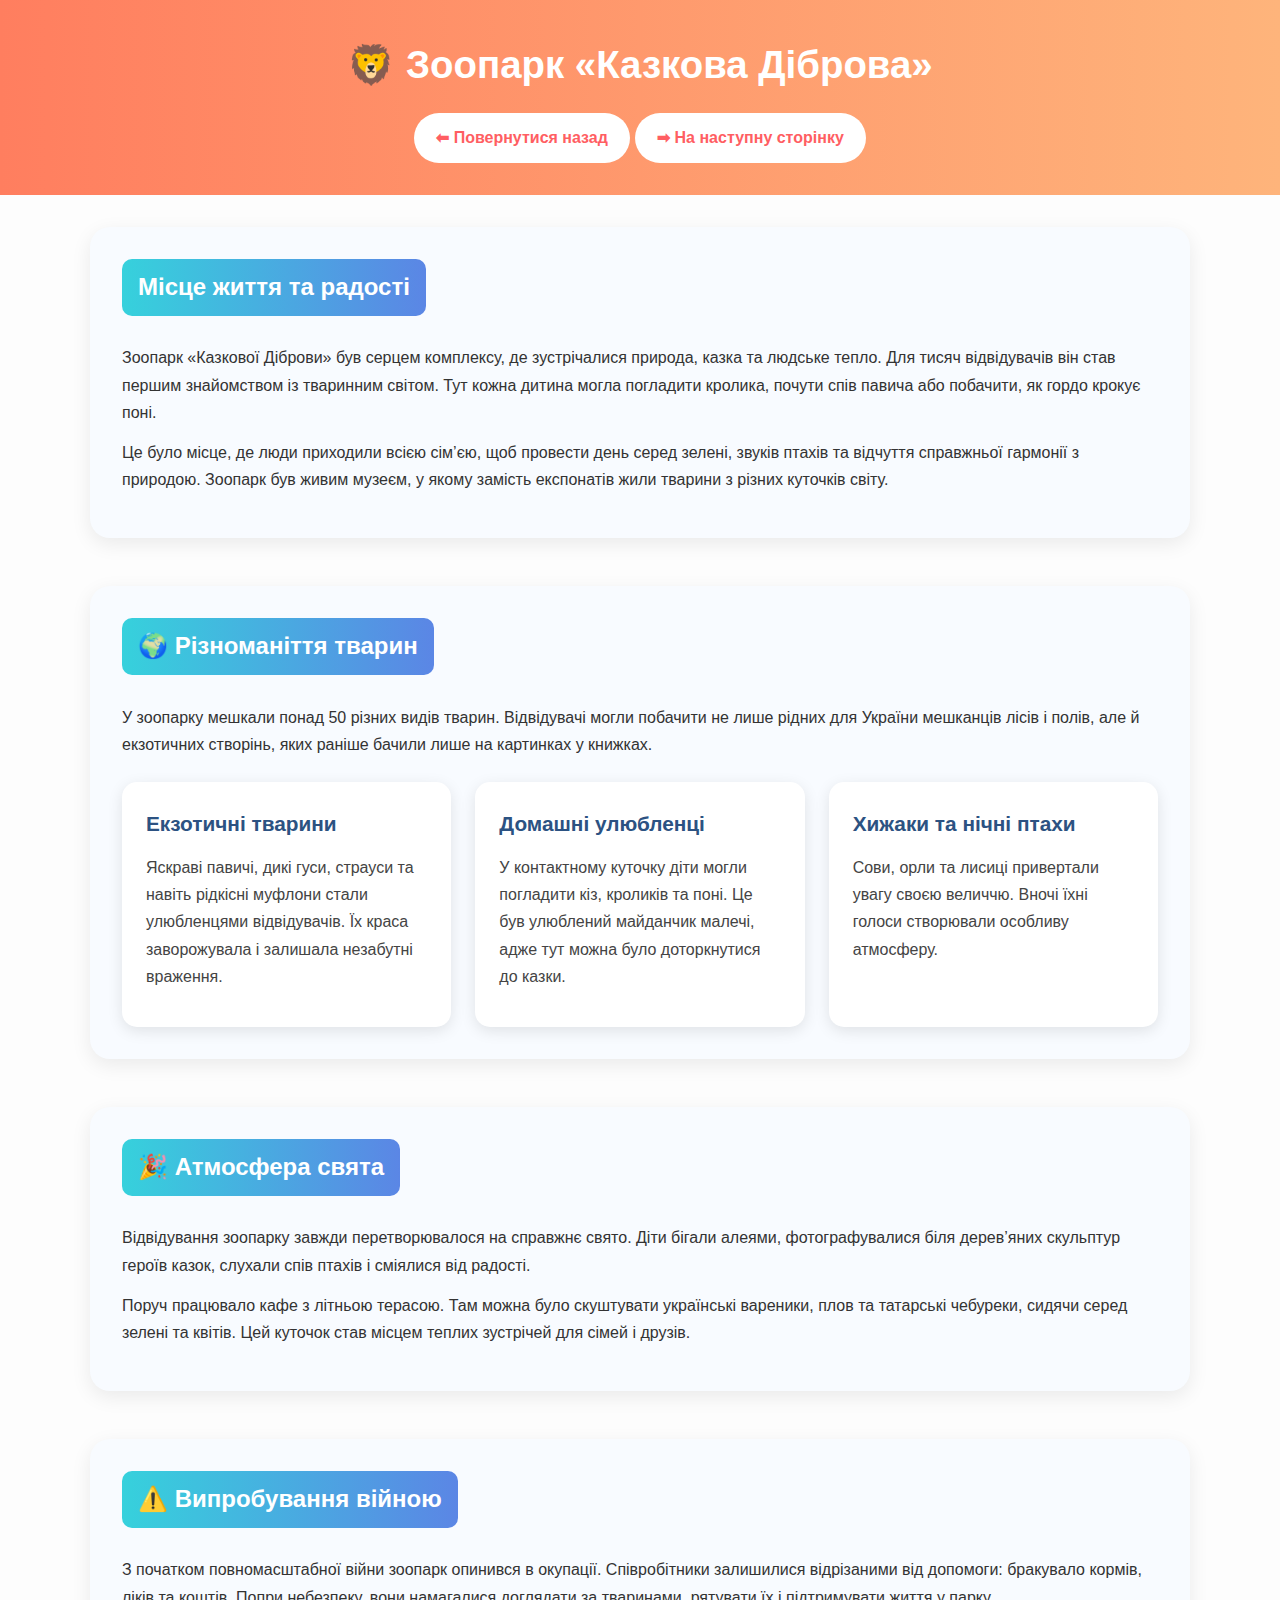
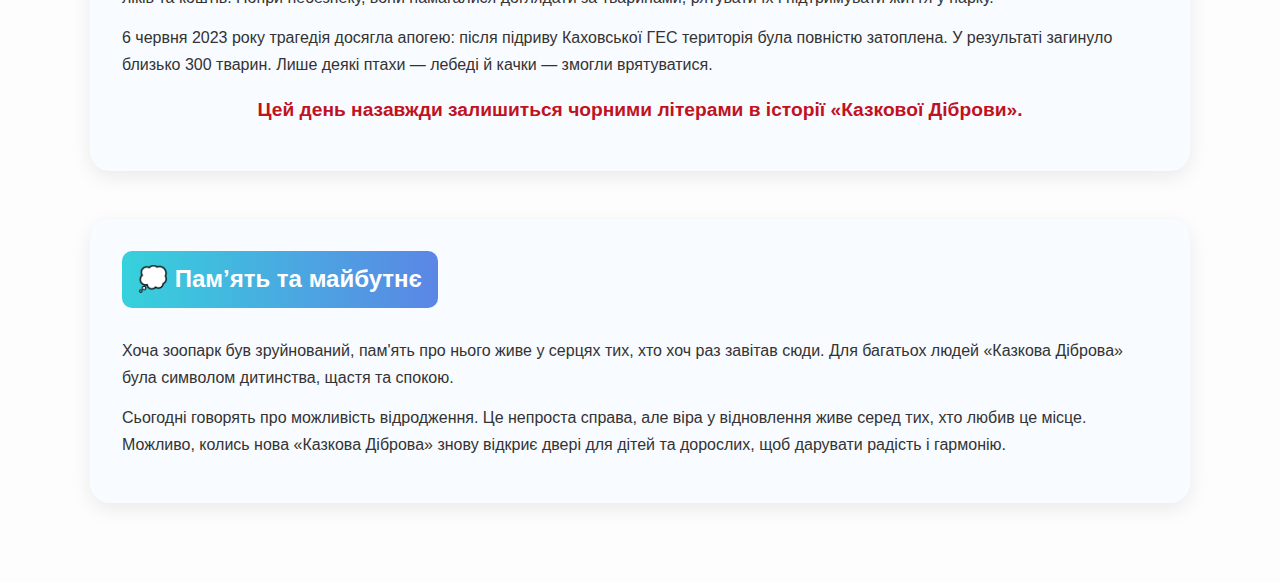
<file: page1.html>
<!DOCTYPE html>
<html lang="uk">
<head>
  <meta charset="UTF-8">
  <meta name="viewport" content="width=device-width, initial-scale=1.0">
  <title>Зоопарк — Казкова Діброва</title>
  <link rel="stylesheet" href="style2.css">
</head>
<body>
  <header>
    <h1>🦁 Зоопарк «Казкова Діброва»</h1>
 <nav>
  <a href="index.html" class="btn">⬅ Повернутися назад</a>
  <a href="page2.html" class="btn">➡ На наступну сторінку</a>
</nav>

  </header>

  <main>
    <!-- Вступ -->
    <section class="zoo">
      <h2>Місце життя та радості</h2>
      <p>
        Зоопарк «Казкової Діброви» був серцем комплексу, де зустрічалися природа, казка та людське тепло. 
        Для тисяч відвідувачів він став першим знайомством із тваринним світом. 
        Тут кожна дитина могла погладити кролика, почути спів павича або побачити, як гордо крокує поні.
      </p>
      <p>
        Це було місце, де люди приходили всією сім’єю, щоб провести день серед зелені, 
        звуків птахів та відчуття справжньої гармонії з природою. 
        Зоопарк був живим музеєм, у якому замість експонатів жили тварини з різних куточків світу.
      </p>
    </section>

    <!-- Розділ 1 -->
    <section class="zoo">
      <h2>🌍 Різноманіття тварин</h2>
      <p>
        У зоопарку мешкали понад 50 різних видів тварин. 
        Відвідувачі могли побачити не лише рідних для України мешканців лісів і полів, 
        але й екзотичних створінь, яких раніше бачили лише на картинках у книжках.
      </p>

      <div class="zoo-cards">
        <div class="card">
          <h3>Екзотичні тварини</h3>
          <p>
            Яскраві павичі, дикі гуси, страуси та навіть рідкісні муфлони 
            стали улюбленцями відвідувачів. Їх краса заворожувала і залишала 
            незабутні враження.
          </p>
        </div>
        <div class="card">
          <h3>Домашні улюбленці</h3>
          <p>
            У контактному куточку діти могли погладити кіз, кроликів та поні. 
            Це був улюблений майданчик малечі, адже тут можна було доторкнутися до казки.
          </p>
        </div>
        <div class="card">
          <h3>Хижаки та нічні птахи</h3>
          <p>
            Сови, орли та лисиці привертали увагу своєю величчю. 
            Вночі їхні голоси створювали особливу атмосферу.
          </p>
        </div>
      </div>
    </section>

    <!-- Розділ 2 -->
    <section class="zoo">
      <h2>🎉 Атмосфера свята</h2>
      <p>
        Відвідування зоопарку завжди перетворювалося на справжнє свято. 
        Діти бігали алеями, фотографувалися біля дерев’яних скульптур героїв казок, 
        слухали спів птахів і сміялися від радості.
      </p>
      <p>
        Поруч працювало кафе з літньою терасою. Там можна було скуштувати українські вареники, 
        плов та татарські чебуреки, сидячи серед зелені та квітів. 
        Цей куточок став місцем теплих зустрічей для сімей і друзів.
      </p>
    </section>

    <!-- Розділ 3 -->
    <section class="zoo">
      <h2>⚠️ Випробування війною</h2>
      <p>
        З початком повномасштабної війни зоопарк опинився в окупації. 
        Співробітники залишилися відрізаними від допомоги: бракувало кормів, ліків та коштів. 
        Попри небезпеку, вони намагалися доглядати за тваринами, рятувати їх і підтримувати життя у парку.
      </p>
      <p>
        6 червня 2023 року трагедія досягла апогею: після підриву Каховської ГЕС територія була повністю затоплена. 
        У результаті загинуло близько 300 тварин. Лише деякі птахи — лебеді й качки — змогли врятуватися. 
      </p>
      <p class="highlight">
        Цей день назавжди залишиться чорними літерами в історії «Казкової Діброви».
      </p>
    </section>

    <!-- Розділ 4 -->
    <section class="zoo">
      <h2>💭 Пам’ять та майбутнє</h2>
      <p>
        Хоча зоопарк був зруйнований, пам'ять про нього живе у серцях тих, 
        хто хоч раз завітав сюди. Для багатьох людей «Казкова Діброва» була символом 
        дитинства, щастя та спокою.
      </p>
      <p>
        Сьогодні говорять про можливість відродження. Це непроста справа, 
        але віра у відновлення живе серед тих, хто любив це місце. 
        Можливо, колись нова «Казкова Діброва» знову відкриє двері для дітей та дорослих, 
        щоб дарувати радість і гармонію.
      </p>
    </section>
  </main>
</body>
</html>
</file>
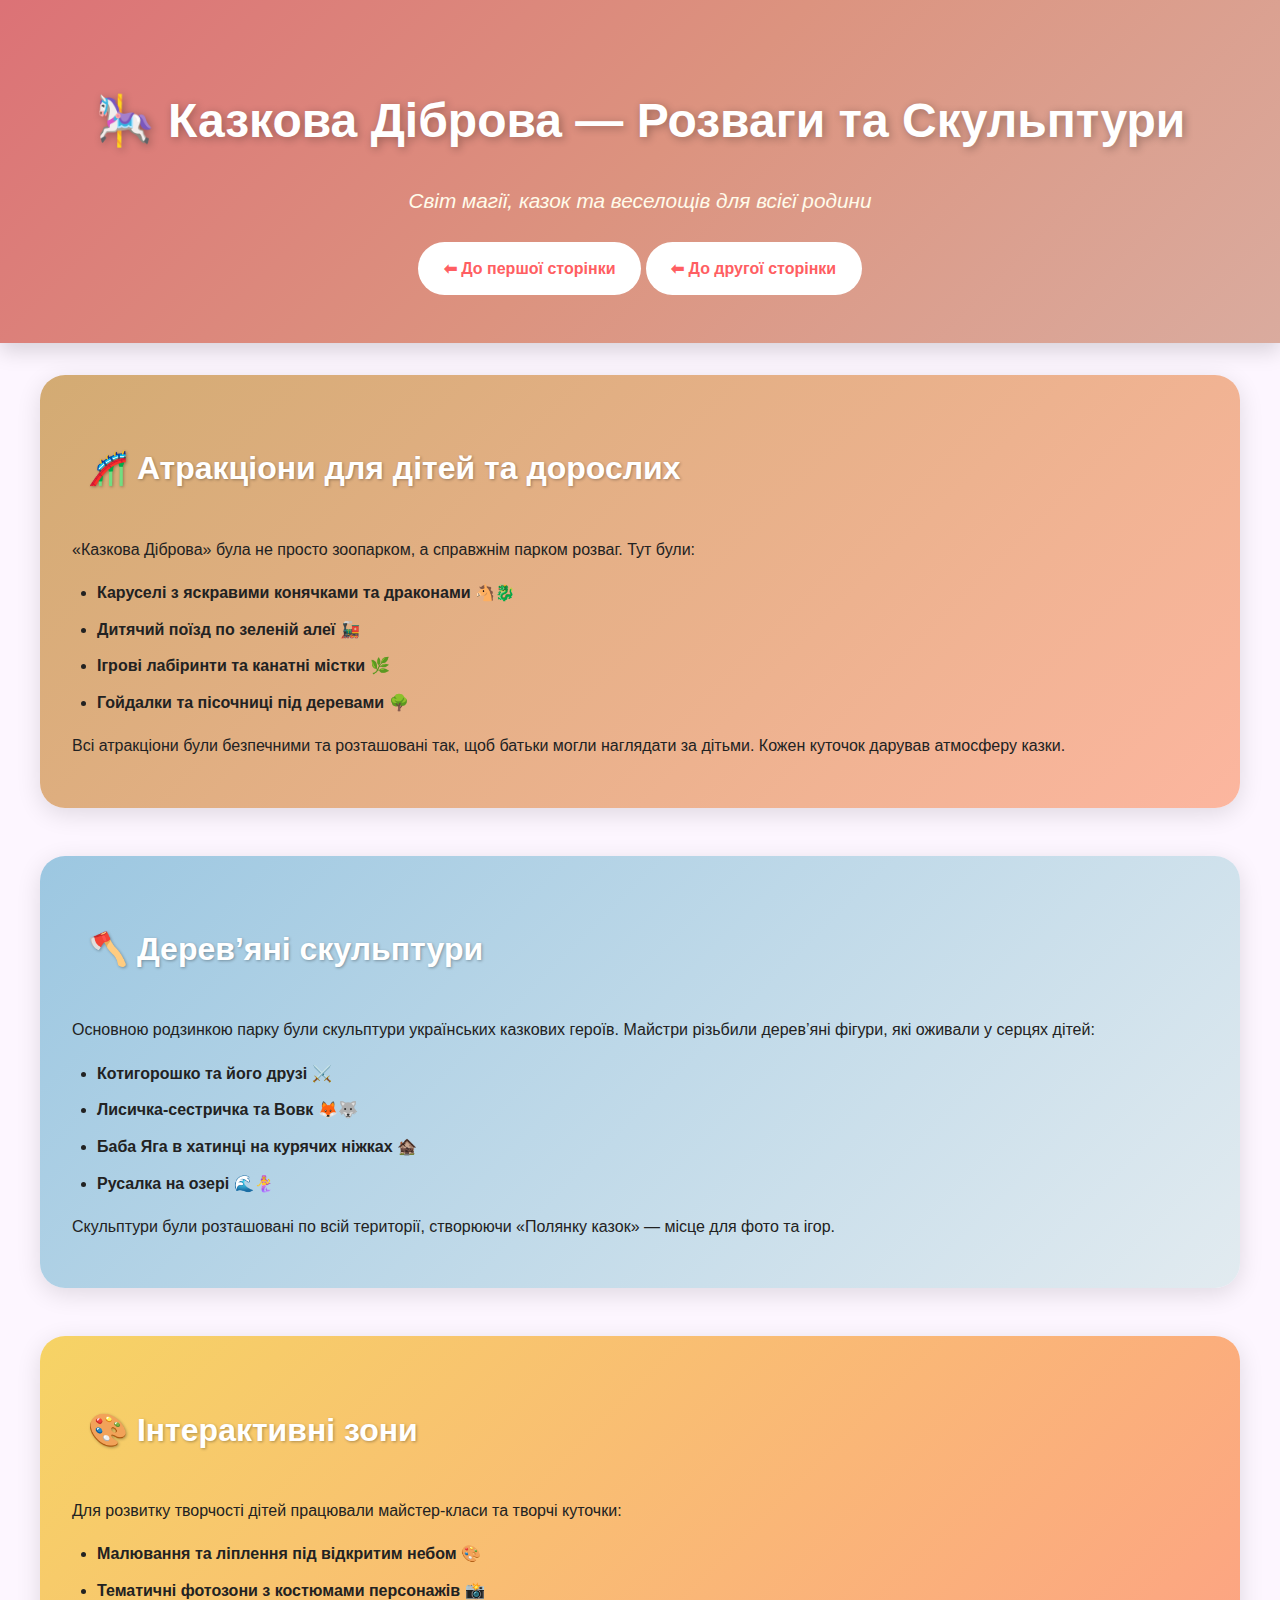
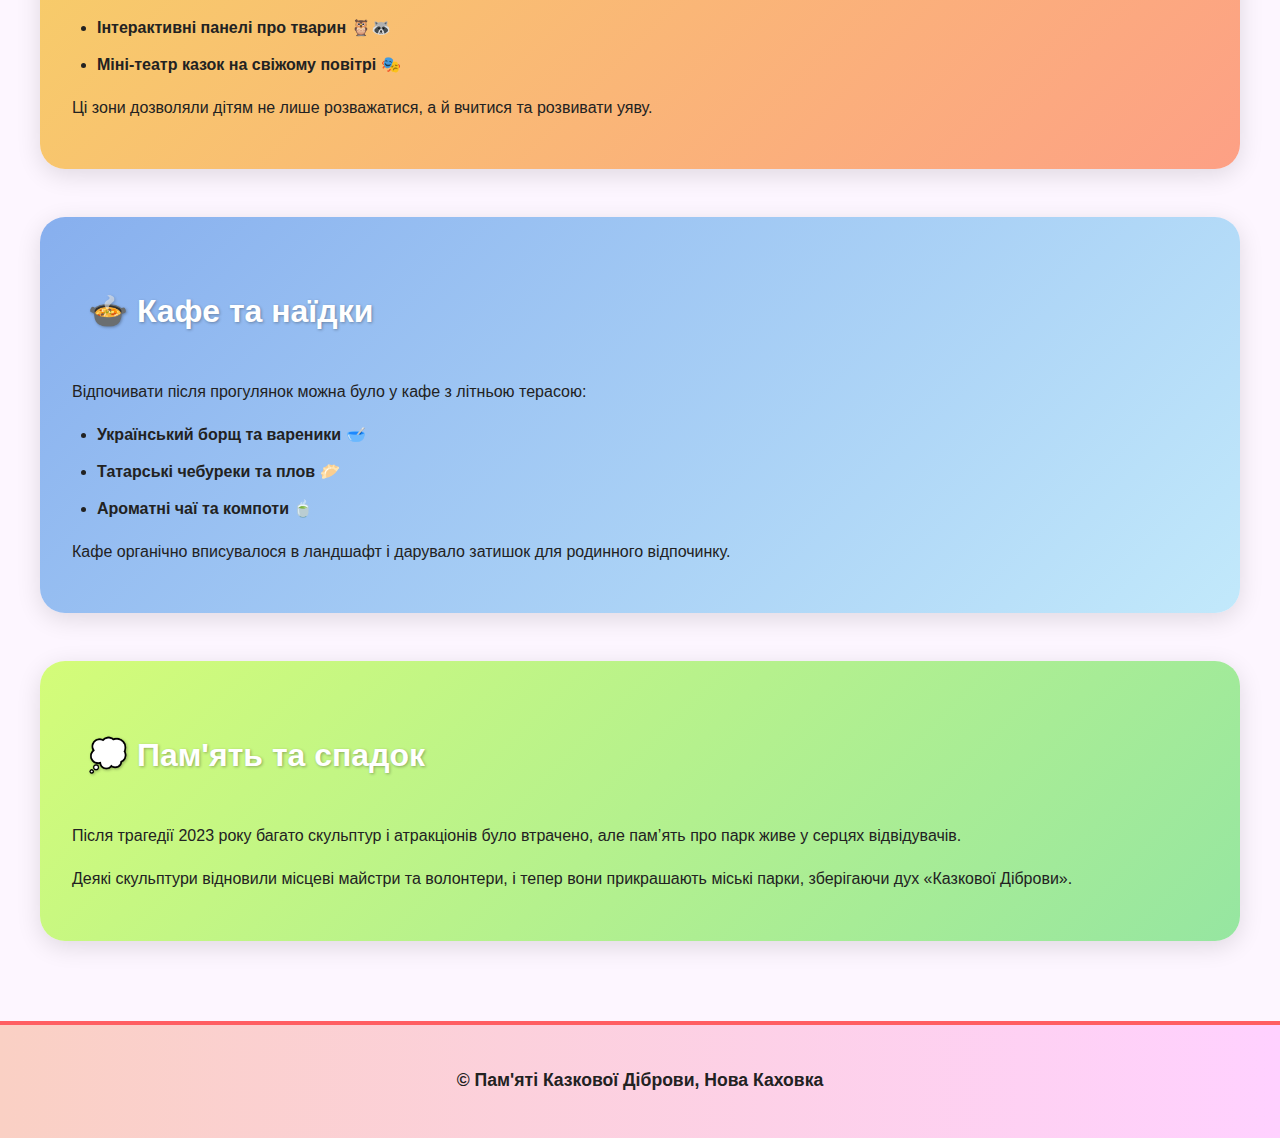
<file: page2.html>
<!DOCTYPE html>
<html lang="uk">
<head>
  <meta charset="UTF-8">
  <meta name="viewport" content="width=device-width, initial-scale=1.0">
  <title>🎡 Розваги та Скульптури — Казкова Діброва</title>
  <link rel="stylesheet" href="style3.css">
</head>
<body>
  <header class="hero">
    <div class="overlay"></div>
    <div class="hero-content">
      <h1>🎠 Казкова Діброва — Розваги та Скульптури</h1>
      <p>Світ магії, казок та веселощів для всієї родини</p>
      <a href="index.html" class="btn">⬅ До першої сторінки</a>
<a href="page1.html" class="btn">⬅ До другої сторінки</a>

    </div>
  </header>

  <main>
    <!-- Розділ 1 -->
    <section class="attractions">
      <h2>🎢 Атракціони для дітей та дорослих</h2>
      <p>
        «Казкова Діброва» була не просто зоопарком, а справжнім парком розваг. 
        Тут були:
      </p>
      <ul>
        <li>Каруселі з яскравими конячками та драконами 🐴🐉</li>
        <li>Дитячий поїзд по зеленій алеї 🚂</li>
        <li>Ігрові лабіринти та канатні містки 🌿</li>
        <li>Гойдалки та пісочниці під деревами 🌳</li>
      </ul>
      <p>
        Всі атракціони були безпечними та розташовані так, щоб батьки могли наглядати за дітьми. 
        Кожен куточок дарував атмосферу казки.
      </p>
    </section>

    <!-- Розділ 2 -->
    <section class="sculptures">
      <h2>🪓 Дерев’яні скульптури</h2>
      <p>
        Основною родзинкою парку були скульптури українських казкових героїв. 
        Майстри різьбили дерев’яні фігури, які оживали у серцях дітей:
      </p>
      <ul>
        <li>Котигорошко та його друзі ⚔️</li>
        <li>Лисичка-сестричка та Вовк 🦊🐺</li>
        <li>Баба Яга в хатинці на курячих ніжках 🏚️</li>
        <li>Русалка на озері 🌊🧜‍♀️</li>
      </ul>
      <p>
        Скульптури були розташовані по всій території, створюючи «Полянку казок» — місце для фото та ігор.
      </p>
    </section>

    <!-- Розділ 3 -->
    <section class="interactive">
      <h2>🎨 Інтерактивні зони</h2>
      <p>
        Для розвитку творчості дітей працювали майстер-класи та творчі куточки:
      </p>
      <ul>
        <li>Малювання та ліплення під відкритим небом 🎨</li>
        <li>Тематичні фотозони з костюмами персонажів 📸</li>
        <li>Інтерактивні панелі про тварин 🦉🦝</li>
        <li>Міні-театр казок на свіжому повітрі 🎭</li>
      </ul>
      <p>
        Ці зони дозволяли дітям не лише розважатися, а й вчитися та розвивати уяву.
      </p>
    </section>

    <!-- Розділ 4 -->
    <section class="cafe">
      <h2>🍲 Кафе та наїдки</h2>
      <p>
        Відпочивати після прогулянок можна було у кафе з літньою терасою:
      </p>
      <ul>
        <li>Український борщ та вареники 🥣</li>
        <li>Татарські чебуреки та плов 🥟</li>
        <li>Ароматні чаї та компоти 🍵</li>
      </ul>
      <p>
        Кафе органічно вписувалося в ландшафт і дарувало затишок для родинного відпочинку.
      </p>
    </section>

    <!-- Розділ 5 -->
    <section class="memory">
      <h2>💭 Пам'ять та спадок</h2>
      <p>
        Після трагедії 2023 року багато скульптур і атракціонів було втрачено, але пам’ять про парк живе у серцях відвідувачів.
      </p>
      <p>
        Деякі скульптури відновили місцеві майстри та волонтери, і тепер вони прикрашають міські парки, зберігаючи дух «Казкової Діброви».
      </p>
    </section>
  </main>

  <footer>
    <p>© Пам'яті Казкової Діброви, Нова Каховка</p>
  </footer>
</body>
</html>
</file>
<file: style2.css>
body {
  margin: 0;
  font-family: "Segoe UI", Arial, sans-serif;
  line-height: 1.7;
  background: #fdfdfd;
  color: #333;
}

main {
  max-width: 1100px;
  margin: auto;
  padding: 2rem 1rem;
}

h1, h2, h3 {
  margin-top: 0;
}

p {
  margin: 0.8rem 0;
}

header {
  background: linear-gradient(90deg, #ff7e5f, #feb47b);
  color: white;
  text-align: center;
  padding: 2rem 1rem;
  position: relative;
}

header h1 {
  font-size: 2.4rem;
  margin-bottom: 0.5rem;
}

nav {
  margin-top: 1rem;
}

.btn {
  display: inline-block;
  padding: 0.7rem 1.4rem;
  border-radius: 30px;
  text-decoration: none;
  font-weight: bold;
  color: #ff5e62;
  background: white;
  transition: all 0.3s ease;
}

.btn:hover {
  background: #ffe3df;
  transform: scale(1.05);
}

/* ==== СЕКЦІЇ ==== */
section {
  margin-bottom: 3rem;
  padding: 2rem;
  border-radius: 20px;
  background: #fff9f6;
  box-shadow: 0 6px 20px rgba(0,0,0,0.08);
  transition: transform 0.3s ease;
}

section:hover {
  transform: translateY(-3px);
}

/* ==== ПОПЕРЕДЖЕННЯ ==== */
.warning {
  background: #fff0f0;
  border-left: 8px solid #e63946;
}

.warning h2 {
  color: #e63946;
}

.highlight {
  font-weight: bold;
  font-size: 1.2rem;
  color: #c1121f;
  text-align: center;
  margin-top: 1rem;
}

/* ==== ЗООПАРК ==== */
.zoo {
  background: #f8fbff;
}

.zoo h2 {
  background: linear-gradient(90deg, #36d1dc, #5b86e5);
  display: inline-block;
  padding: 0.5rem 1rem;
  border-radius: 10px;
  color: white;
  margin-bottom: 1rem;
}

.zoo-cards {
  display: grid;
  grid-template-columns: repeat(auto-fit, minmax(260px, 1fr));
  gap: 1.5rem;
  margin-top: 1.5rem;
}

.card {
  background: white;
  padding: 1.5rem;
  border-radius: 15px;
  box-shadow: 0 4px 15px rgba(0,0,0,0.1);
  transition: all 0.3s ease;
}

.card:hover {
  transform: translateY(-8px);
  box-shadow: 0 6px 20px rgba(0,0,0,0.15);
}

.card h3 {
  color: #2c5282;
  margin-bottom: 0.5rem;
  font-size: 1.3rem;
}

.card p {
  font-size: 1rem;
  color: #444;
}

/* ==== МОБІЛЬНА АДАПТАЦІЯ ==== */
@media (max-width: 768px) {
  header h1 {
    font-size: 1.8rem;
  }

  .btn {
    padding: 0.6rem 1.2rem;
    font-size: 0.9rem;
  }

  section {
    padding: 1.5rem;
  }

  .zoo-cards {
    grid-template-columns: 1fr;
  }
}
</file>
<file: style3.css>
body {
  margin: 0;
  font-family: "Segoe UI", Arial, sans-serif;
  line-height: 1.7;
  background: #fdf6ff;
  color: #222;
}

header.hero {
  background: linear-gradient(135deg, #dc7276, #dc937f, #daab9e);
  text-align: center;
  padding: 3rem 1rem;
  position: relative;
  color: white;
  box-shadow: 0 8px 20px rgba(0,0,0,0.15);
}

header .hero-content h1 {
  font-size: 3rem;
  text-shadow: 2px 2px 8px rgba(0,0,0,0.3);
  margin-bottom: 0.5rem;
}

header .hero-content p {
  font-size: 1.3rem;
  margin-bottom: 1.5rem;
  font-style: italic;
  color: #fffbea;
}

header .btn {
  display: inline-block;
  padding: 0.8rem 1.6rem;
  border-radius: 30px;
  text-decoration: none;
  font-weight: bold;
  color: #ff5e62;
  background: white;
  transition: all 0.3s ease;
}

header .btn:hover {
  background: #ffe3df;
  transform: scale(1.05);
}

/* ==== СЕКЦІЇ ==== */
main {
  max-width: 1200px;
  margin: auto;
  padding: 2rem 1rem;
}

section {
  margin-bottom: 3rem;
  padding: 2rem;
  border-radius: 25px;
  box-shadow: 0 6px 25px rgba(0,0,0,0.12);
  transition: transform 0.3s ease;
}

section:hover {
  transform: translateY(-5px);
}

.attractions {
  background: linear-gradient(135deg, #d3ab73, #fcb69f);
}

.sculptures {
  background: linear-gradient(135deg, #9cc7e1, #e2ebf0);
}

.interactive {
  background: linear-gradient(135deg, #f6d365, #fda085);
}

.cafe {
  background: linear-gradient(135deg, #87afee, #c2e9fb);
}

.memory {
  background: linear-gradient(135deg, #d4fc79, #96e6a1);
}

h2 {
  font-size: 2rem;
  margin-bottom: 1rem;
  display: inline-block;
  padding: 0.5rem 1rem;
  border-radius: 12px;
  color: white;
  text-shadow: 1px 1px 3px rgba(0,0,0,0.3);
}

ul {
  padding-left: 25px;
  margin-bottom: 1rem;
}

ul li {
  margin: 0.6rem 0;
  font-weight: bold;
  color: #222;
}

/* footer */
footer {
  text-align: center;
  padding: 1.5rem;
  background: linear-gradient(90deg, #fad0c4, #ffd1ff);
  color: #222;
  font-weight: bold;
  font-size: 1.1rem;
  border-top: 4px solid #ff5e62;
}
</file>
